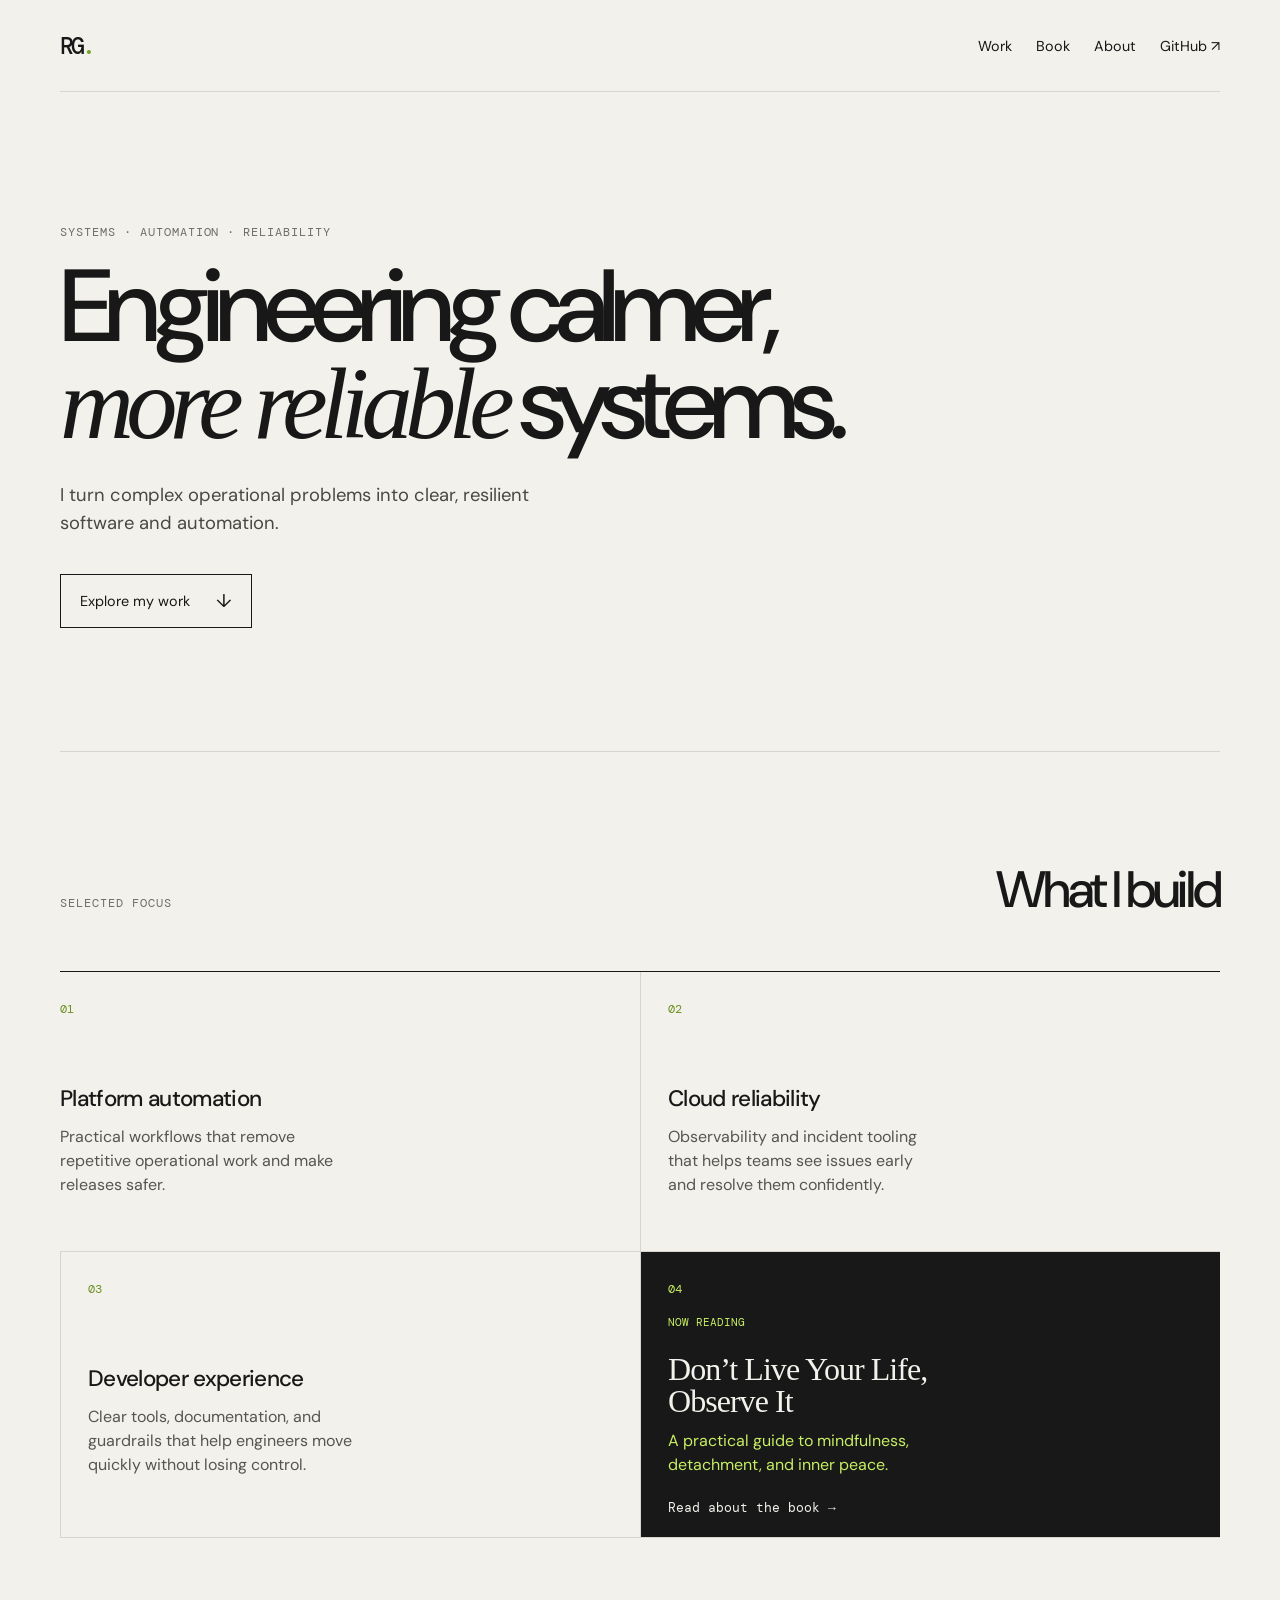
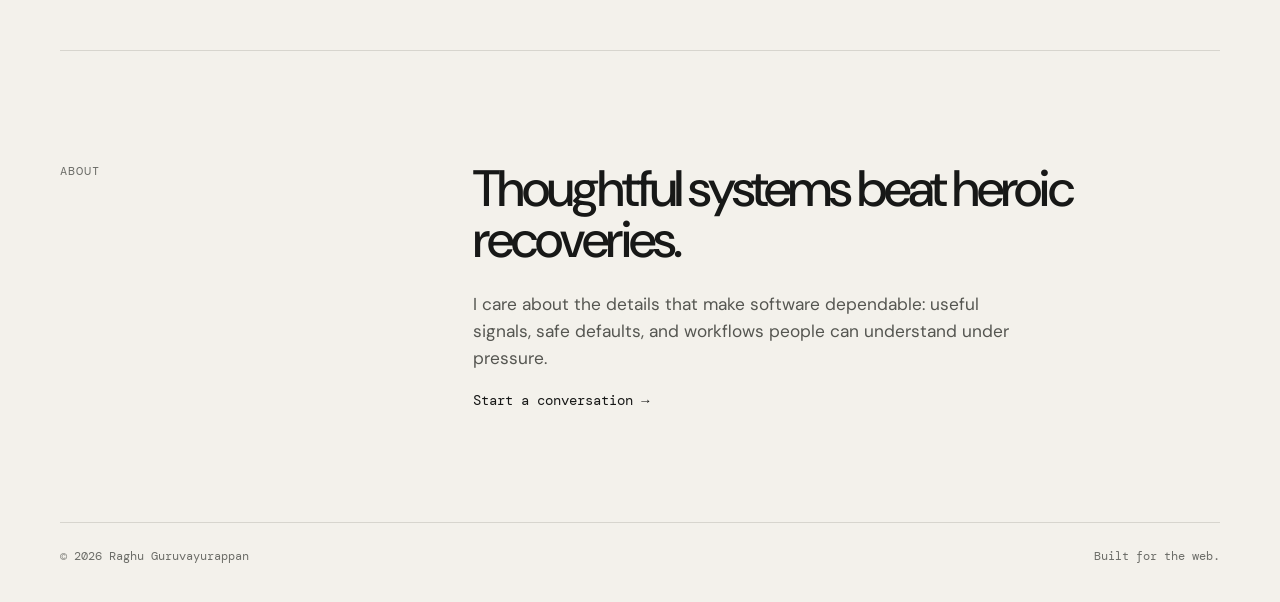
<file: index.html>
<!doctype html>
<html lang="en">
  <head>
    <meta charset="utf-8" />
    <meta name="viewport" content="width=device-width, initial-scale=1" />
    <meta name="description" content="Raghu Guruvayurappan — systems, automation, and dependable engineering." />
    <meta name="google-site-verification" content="c2g8ghMjTr-vOg7YeZqLM_PweLq0dZnzd2D0ZHKMvRo" />
    <title>Raghu Guruvayurappan</title>
    <link rel="preconnect" href="https://fonts.googleapis.com" />
    <link rel="preconnect" href="https://fonts.gstatic.com" crossorigin />
    <link href="https://fonts.googleapis.com/css2?family=DM+Mono:wght@400;500&family=DM+Sans:opsz,wght@9..40,400;9..40,500;9..40,600;9..40,700&display=swap" rel="stylesheet" />
    <link rel="stylesheet" href="styles.css" />
  </head>
  <body>
    <main>
      <nav aria-label="Primary navigation">
        <a class="brand" href="#top" aria-label="Raghu Guruvayurappan home">RG<span>.</span></a>
        <div class="nav-links">
          <a href="#work">Work</a>
          <a href="book.html">Book</a>
          <a href="#about">About</a>
          <a href="https://github.com/RaghuGuruvayurappan" target="_blank" rel="noreferrer">GitHub ↗</a>
        </div>
      </nav>

      <section class="hero" id="top">
        <p class="eyebrow">Systems · Automation · Reliability</p>
        <h1>Engineering calmer,<br /><em>more reliable</em> systems.</h1>
        <p class="lede">I turn complex operational problems into clear, resilient software and automation.</p>
        <a class="button" href="#work">Explore my work <span>↓</span></a>
      </section>

      <section class="work" id="work" aria-labelledby="work-title">
        <div class="section-heading">
          <p class="eyebrow">Selected focus</p>
          <h2 id="work-title">What I build</h2>
        </div>
        <div class="cards">
          <article>
            <span class="number">01</span>
            <h3>Platform automation</h3>
            <p>Practical workflows that remove repetitive operational work and make releases safer.</p>
          </article>
          <article>
            <span class="number">02</span>
            <h3>Cloud reliability</h3>
            <p>Observability and incident tooling that helps teams see issues early and resolve them confidently.</p>
          </article>
          <article>
            <span class="number">03</span>
            <h3>Developer experience</h3>
            <p>Clear tools, documentation, and guardrails that help engineers move quickly without losing control.</p>
          </article>
          <article class="book-card">
            <span class="number">04</span>
            <p class="card-kicker">Now reading</p>
            <h3>Don’t Live Your Life, Observe It</h3>
            <p>A practical guide to mindfulness, detachment, and inner peace.</p>
            <a href="book.html">Read about the book →</a>
          </article>
        </div>
      </section>

      <section class="about" id="about">
        <p class="eyebrow">About</p>
        <div>
          <h2>Thoughtful systems beat heroic recoveries.</h2>
          <p>I care about the details that make software dependable: useful signals, safe defaults, and workflows people can understand under pressure.</p>
          <a href="mailto:hello@example.com">Start a conversation →</a>
        </div>
      </section>
    </main>
    <footer>
      <span>© <span id="year"></span> Raghu Guruvayurappan</span>
      <span>Built for the web.</span>
    </footer>
    <script>document.getElementById('year').textContent = new Date().getFullYear();</script>
  </body>
</html>
</file>
<file: styles.css>
:root { --ink:#171817; --paper:#f3f1eb; --lime:#c8ee63; --muted:#6c6d68; --line:#d7d5ce; }
* { box-sizing:border-box; }
html { scroll-behavior:smooth; }
body { margin:0; color:var(--ink); background:var(--paper); font-family:"DM Sans",sans-serif; }
main, footer { width:min(1160px,calc(100% - 48px)); margin:auto; }
nav { display:flex; justify-content:space-between; align-items:center; height:92px; border-bottom:1px solid var(--line); }
.brand { color:var(--ink); font-family:"DM Mono",monospace; font-size:1.45rem; font-weight:500; text-decoration:none; letter-spacing:-.12em; }
.brand span { color:#75a523; }
.nav-links { display:flex; gap:24px; }
.nav-links a { color:var(--ink); text-decoration:none; font-size:.9rem; }
.nav-links a:hover, .about a:hover { text-decoration:underline; text-underline-offset:4px; }
.hero { min-height:660px; padding:132px 0 108px; border-bottom:1px solid var(--line); }
.eyebrow { margin:0 0 18px; color:var(--muted); font-family:"DM Mono",monospace; font-size:.76rem; letter-spacing:.08em; text-transform:uppercase; }
h1,h2,h3,p { margin-top:0; }
h1 { max-width:920px; margin-bottom:28px; font-size:clamp(3.6rem,8vw,7.3rem); font-weight:500; line-height:.95; letter-spacing:-.075em; }
h1 em { font-family:Georgia,serif; font-weight:400; }
.lede { max-width:490px; margin-bottom:36px; color:#484945; font-size:1.15rem; line-height:1.55; }
.button { display:inline-flex; gap:26px; align-items:center; padding:14px 19px; border:1px solid var(--ink); color:var(--ink); font-size:.9rem; text-decoration:none; transition:background .2s,color .2s; }
.button:hover { color:var(--paper); background:var(--ink); }
.button span { font-size:1.15rem; }
.book-actions { display:flex; flex-wrap:wrap; align-items:center; gap:22px; }
.text-link { color:var(--ink); font-family:"DM Mono",monospace; font-size:.82rem; text-decoration:none; }
.text-link:hover { text-decoration:underline; text-underline-offset:4px; }
.work { padding:112px 0; }
.section-heading { display:flex; justify-content:space-between; align-items:baseline; margin-bottom:42px; }
h2 { margin:0; font-size:clamp(2.25rem,4vw,4rem); font-weight:500; line-height:1; letter-spacing:-.055em; }
.cards { display:grid; grid-template-columns:repeat(2,1fr); border-top:1px solid var(--ink); }
.cards article { min-height:280px; padding:25px 27px 20px 0; border-bottom:1px solid var(--line); }
.cards article + article { padding-left:27px; border-left:1px solid var(--line); }
.number { color:#6c9121; font-family:"DM Mono",monospace; font-size:.78rem; }
h3 { margin:66px 0 12px; font-size:1.4rem; font-weight:500; letter-spacing:-.03em; }
.cards p { max-width:275px; margin-bottom:0; color:#555651; line-height:1.5; }
.book-card { background:var(--ink); color:var(--paper); padding-left:27px !important; }
.book-card .number,.book-card p { color:var(--lime); }
.book-card h3 { max-width:360px; font-family:Georgia,serif; font-size:2rem; font-weight:400; line-height:1; }
.book-card a { display:inline-block; margin-top:22px; color:var(--paper); font-family:"DM Mono",monospace; font-size:.8rem; text-decoration:none; }
.book-card a:hover { color:var(--lime); }
.card-kicker { margin:16px 0 -44px !important; font-family:"DM Mono",monospace; font-size:.7rem; text-transform:uppercase; }
.about { display:grid; grid-template-columns:1fr 2fr; gap:40px; padding:112px 0; border-top:1px solid var(--line); }
.about h2 { max-width:620px; margin-bottom:26px; }
.about div > p { max-width:540px; color:#555651; font-size:1.08rem; line-height:1.55; }
.about a { color:var(--ink); font-family:"DM Mono",monospace; font-size:.85rem; text-decoration:none; }
footer { display:flex; justify-content:space-between; padding:26px 0 38px; border-top:1px solid var(--line); color:var(--muted); font-family:"DM Mono",monospace; font-size:.72rem; }
footer a { color:inherit; text-decoration:none; }
.book-page { background:#efe9d8; }
.book-hero { display:grid; grid-template-columns:minmax(250px, .75fr) 1.6fr; gap:clamp(50px,10vw,150px); align-items:center; min-height:680px; padding:100px 7%; border-bottom:1px solid var(--line); }
.book-cover { width:100%; max-width:440px; aspect-ratio:2/3; object-fit:cover; object-position:right; box-shadow:12px 15px 0 #17391d; }
.book-intro h1 { font-size:clamp(3.4rem,6vw,6.1rem); }
.book-feature { padding:96px 0 36px; }
.book-feature-header { max-width:760px; margin-bottom:28px; }
.book-feature-header h2 { margin-top:0; }
.book-feature-image { width:min(100%,1080px); margin:0 auto; display:block; border:1px solid rgba(23,57,29,.14); border-radius:18px; box-shadow:0 20px 60px rgba(23,57,29,.08); }
.book-copy { display:grid; grid-template-columns:1fr 2fr; gap:40px; padding:110px 0; }
.book-copy h2 { max-width:660px; margin-bottom:26px; }
.book-copy div > p,.book-copy li { max-width:590px; color:#555651; font-size:1.05rem; line-height:1.62; }
.book-copy ul { padding-left:20px; }
.book-copy li { margin-bottom:13px; }
.pull-quote { padding:100px max(7%,40px); color:#e9efd0; background:#17391d; text-align:center; }
.pull-quote p { max-width:850px; margin:auto; font-family:Georgia,serif; font-size:clamp(2rem,4.3vw,4.5rem); line-height:1.03; }
@media (max-width:680px) { main,footer { width:min(100% - 32px,1160px); } nav { height:76px; } .nav-links { gap:14px; } .nav-links a { font-size:.8rem; } .hero { min-height:auto; padding:100px 0 84px; } .cards,.about,.book-hero,.book-copy { grid-template-columns:1fr; } .cards article + article { padding-left:0; border-left:0; } .cards article { min-height:210px; } h3 { margin-top:44px; } .about,.book-copy { padding:82px 0; } .book-hero { padding:74px 0; } .book-cover { max-width:270px; } .book-feature { padding:72px 0 18px; } .book-feature-header { margin-bottom:20px; } .book-feature-image { width:100%; border-radius:12px; } footer { gap:16px; flex-direction:column; } }
</file>
